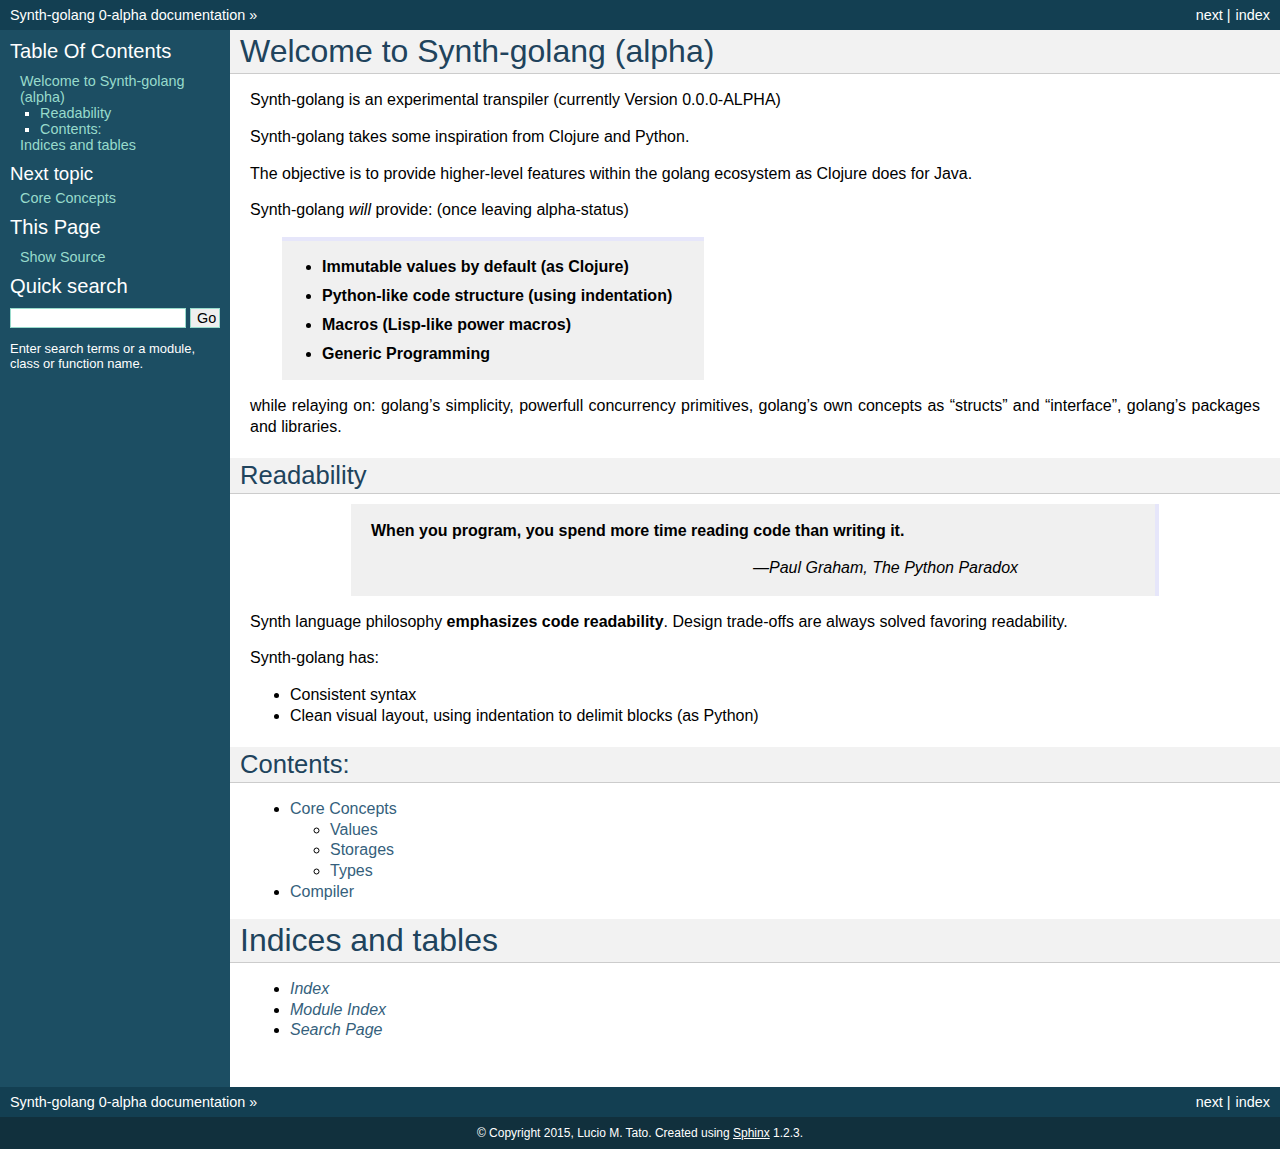
<file: index.html>
<!DOCTYPE html PUBLIC "-//W3C//DTD XHTML 1.0 Transitional//EN"
  "http://www.w3.org/TR/xhtml1/DTD/xhtml1-transitional.dtd">


<html xmlns="http://www.w3.org/1999/xhtml">
  <head>
    <meta http-equiv="Content-Type" content="text/html; charset=utf-8" />
    
    <title>Welcome to Synth-golang (alpha) &mdash; Synth-golang 0-alpha documentation</title>
    
    <link rel="stylesheet" href="_static/default.css" type="text/css" />
    <link rel="stylesheet" href="_static/pygments.css" type="text/css" />
    <link rel="stylesheet" href="_static/styles.css" type="text/css" />
    
    <script type="text/javascript">
      var DOCUMENTATION_OPTIONS = {
        URL_ROOT:    './',
        VERSION:     '0-alpha',
        COLLAPSE_INDEX: false,
        FILE_SUFFIX: '.html',
        HAS_SOURCE:  true
      };
    </script>
    <script type="text/javascript" src="_static/jquery.js"></script>
    <script type="text/javascript" src="_static/underscore.js"></script>
    <script type="text/javascript" src="_static/doctools.js"></script>
    <link rel="top" title="Synth-golang 0-alpha documentation" href="#" />
    <link rel="next" title="Core Concepts" href="core-concepts.html" /> 
  </head>
  <body>
    <div class="related">
      <h3>Navigation</h3>
      <ul>
        <li class="right" style="margin-right: 10px">
          <a href="genindex.html" title="General Index"
             accesskey="I">index</a></li>
        <li class="right" >
          <a href="core-concepts.html" title="Core Concepts"
             accesskey="N">next</a> |</li>
        <li><a href="#">Synth-golang 0-alpha documentation</a> &raquo;</li> 
      </ul>
    </div>  

    <div class="document">
      <div class="documentwrapper">
        <div class="bodywrapper">
          <div class="body">
            
  <div class="section" id="welcome-to-synth-golang-alpha">
<h1>Welcome to Synth-golang (alpha)<a class="headerlink" href="#welcome-to-synth-golang-alpha" title="Permalink to this headline">¶</a></h1>
<p>Synth-golang is an experimental transpiler (currently Version 0.0.0-ALPHA)</p>
<p>Synth-golang takes some inspiration from Clojure and Python.</p>
<p>The objective is to provide higher-level features within the golang ecosystem
as Clojure does for Java.</p>
<p>Synth-golang <em>will</em> provide: (once leaving alpha-status)</p>
<blockquote class="pull-quote">
<div><ul class="simple">
<li>Immutable values by default (as Clojure)</li>
<li>Python-like code structure (using indentation)</li>
<li>Macros (Lisp-like power macros)</li>
<li>Generic Programming</li>
</ul>
</div></blockquote>
<p>while relaying on: golang&#8217;s simplicity, powerfull concurrency primitives, golang&#8217;s own
concepts as &#8220;structs&#8221; and &#8220;interface&#8221;, golang&#8217;s packages and libraries.</p>
<div class="section" id="readability">
<h2>Readability<a class="headerlink" href="#readability" title="Permalink to this headline">¶</a></h2>
<blockquote class="epigraph">
<div><p>When you program, you spend more time reading code than writing it.</p>
<p class="attribution">&mdash;Paul Graham, The Python Paradox</p>
</div></blockquote>
<p>Synth language philosophy <strong>emphasizes code readability</strong>.
Design trade-offs are always solved favoring readability.</p>
<p>Synth-golang has:</p>
<ul class="simple">
<li>Consistent syntax</li>
<li>Clean visual layout, using indentation to delimit blocks (as Python)</li>
</ul>
</div>
<div class="section" id="contents">
<h2>Contents:<a class="headerlink" href="#contents" title="Permalink to this headline">¶</a></h2>
<div class="toctree-wrapper compound">
<ul>
<li class="toctree-l1"><a class="reference internal" href="core-concepts.html">Core Concepts</a><ul>
<li class="toctree-l2"><a class="reference internal" href="core-concepts.html#values">Values</a></li>
<li class="toctree-l2"><a class="reference internal" href="core-concepts.html#storages">Storages</a></li>
<li class="toctree-l2"><a class="reference internal" href="core-concepts.html#types">Types</a></li>
</ul>
</li>
<li class="toctree-l1"><a class="reference internal" href="compiler.html">Compiler</a></li>
</ul>
</div>
</div>
</div>
<div class="section" id="indices-and-tables">
<h1>Indices and tables<a class="headerlink" href="#indices-and-tables" title="Permalink to this headline">¶</a></h1>
<ul class="simple">
<li><a class="reference internal" href="genindex.html"><em>Index</em></a></li>
<li><a class="reference internal" href="py-modindex.html"><em>Module Index</em></a></li>
<li><a class="reference internal" href="search.html"><em>Search Page</em></a></li>
</ul>
</div>


          </div>
        </div>
      </div>
      <div class="sphinxsidebar">
        <div class="sphinxsidebarwrapper">
  <h3><a href="#">Table Of Contents</a></h3>
  <ul>
<li><a class="reference internal" href="#">Welcome to Synth-golang (alpha)</a><ul>
<li><a class="reference internal" href="#readability">Readability</a></li>
<li><a class="reference internal" href="#contents">Contents:</a></li>
</ul>
</li>
<li><a class="reference internal" href="#indices-and-tables">Indices and tables</a></li>
</ul>

  <h4>Next topic</h4>
  <p class="topless"><a href="core-concepts.html"
                        title="next chapter">Core Concepts</a></p>
  <h3>This Page</h3>
  <ul class="this-page-menu">
    <li><a href="_sources/index.txt"
           rel="nofollow">Show Source</a></li>
  </ul>
<div id="searchbox" style="display: none">
  <h3>Quick search</h3>
    <form class="search" action="search.html" method="get">
      <input type="text" name="q" />
      <input type="submit" value="Go" />
      <input type="hidden" name="check_keywords" value="yes" />
      <input type="hidden" name="area" value="default" />
    </form>
    <p class="searchtip" style="font-size: 90%">
    Enter search terms or a module, class or function name.
    </p>
</div>
<script type="text/javascript">$('#searchbox').show(0);</script>
        </div>
      </div>
      <div class="clearer"></div>
    </div>
    <div class="related">
      <h3>Navigation</h3>
      <ul>
        <li class="right" style="margin-right: 10px">
          <a href="genindex.html" title="General Index"
             >index</a></li>
        <li class="right" >
          <a href="core-concepts.html" title="Core Concepts"
             >next</a> |</li>
        <li><a href="#">Synth-golang 0-alpha documentation</a> &raquo;</li> 
      </ul>
    </div>
    <div class="footer">
        &copy; Copyright 2015, Lucio M. Tato.
      Created using <a href="http://sphinx-doc.org/">Sphinx</a> 1.2.3.
    </div>
  </body>
</html>
</file>
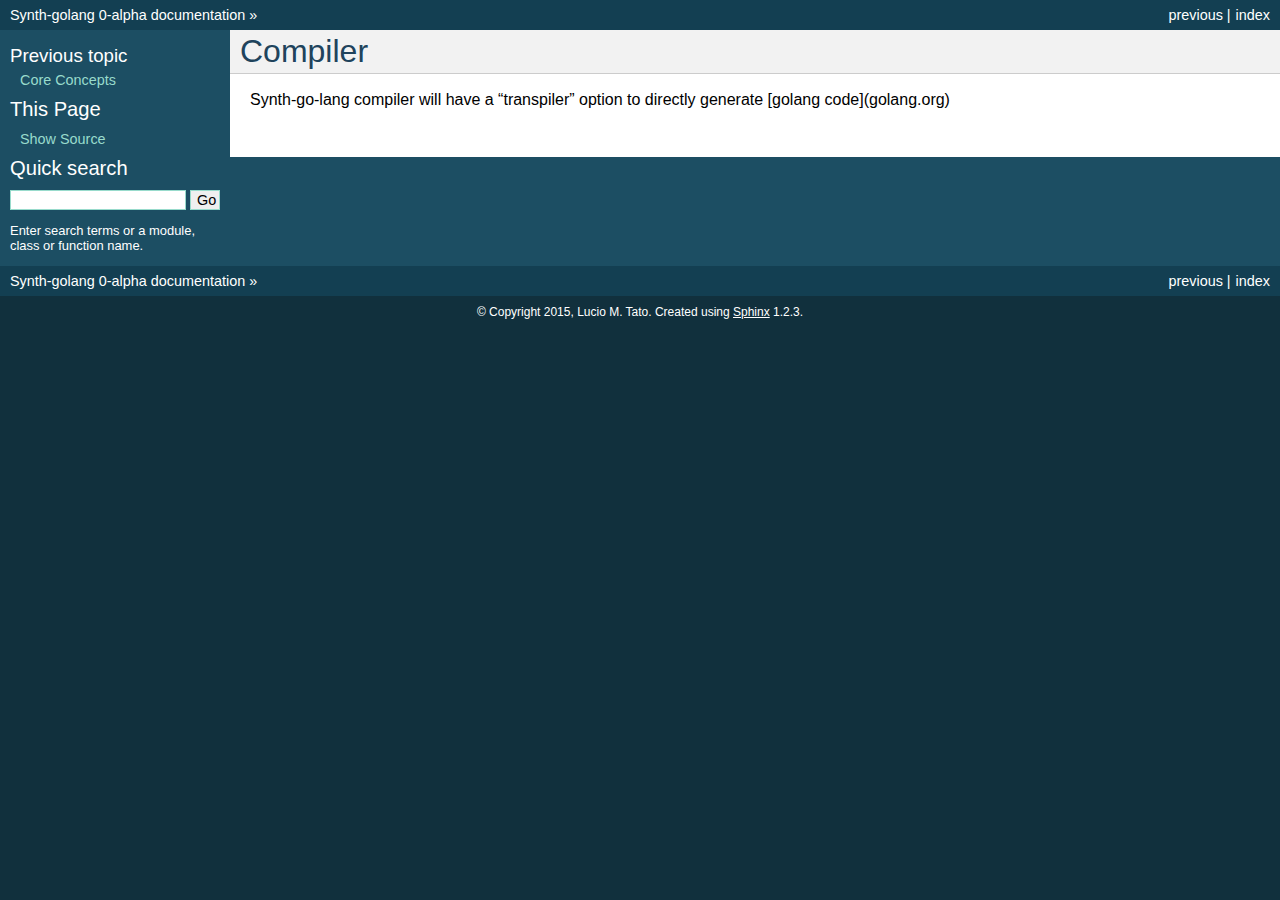
<file: compiler.html>
<!DOCTYPE html PUBLIC "-//W3C//DTD XHTML 1.0 Transitional//EN"
  "http://www.w3.org/TR/xhtml1/DTD/xhtml1-transitional.dtd">


<html xmlns="http://www.w3.org/1999/xhtml">
  <head>
    <meta http-equiv="Content-Type" content="text/html; charset=utf-8" />
    
    <title>Compiler &mdash; Synth-golang 0-alpha documentation</title>
    
    <link rel="stylesheet" href="_static/default.css" type="text/css" />
    <link rel="stylesheet" href="_static/pygments.css" type="text/css" />
    <link rel="stylesheet" href="_static/styles.css" type="text/css" />
    
    <script type="text/javascript">
      var DOCUMENTATION_OPTIONS = {
        URL_ROOT:    './',
        VERSION:     '0-alpha',
        COLLAPSE_INDEX: false,
        FILE_SUFFIX: '.html',
        HAS_SOURCE:  true
      };
    </script>
    <script type="text/javascript" src="_static/jquery.js"></script>
    <script type="text/javascript" src="_static/underscore.js"></script>
    <script type="text/javascript" src="_static/doctools.js"></script>
    <link rel="top" title="Synth-golang 0-alpha documentation" href="index.html" />
    <link rel="prev" title="Core Concepts" href="core-concepts.html" /> 
  </head>
  <body>
    <div class="related">
      <h3>Navigation</h3>
      <ul>
        <li class="right" style="margin-right: 10px">
          <a href="genindex.html" title="General Index"
             accesskey="I">index</a></li>
        <li class="right" >
          <a href="core-concepts.html" title="Core Concepts"
             accesskey="P">previous</a> |</li>
        <li><a href="index.html">Synth-golang 0-alpha documentation</a> &raquo;</li> 
      </ul>
    </div>  

    <div class="document">
      <div class="documentwrapper">
        <div class="bodywrapper">
          <div class="body">
            
  <div class="section" id="compiler">
<h1>Compiler<a class="headerlink" href="#compiler" title="Permalink to this headline">¶</a></h1>
<p>Synth-go-lang compiler will have a &#8220;transpiler&#8221; option
to directly generate [golang code](golang.org)</p>
</div>


          </div>
        </div>
      </div>
      <div class="sphinxsidebar">
        <div class="sphinxsidebarwrapper">
  <h4>Previous topic</h4>
  <p class="topless"><a href="core-concepts.html"
                        title="previous chapter">Core Concepts</a></p>
  <h3>This Page</h3>
  <ul class="this-page-menu">
    <li><a href="_sources/compiler.txt"
           rel="nofollow">Show Source</a></li>
  </ul>
<div id="searchbox" style="display: none">
  <h3>Quick search</h3>
    <form class="search" action="search.html" method="get">
      <input type="text" name="q" />
      <input type="submit" value="Go" />
      <input type="hidden" name="check_keywords" value="yes" />
      <input type="hidden" name="area" value="default" />
    </form>
    <p class="searchtip" style="font-size: 90%">
    Enter search terms or a module, class or function name.
    </p>
</div>
<script type="text/javascript">$('#searchbox').show(0);</script>
        </div>
      </div>
      <div class="clearer"></div>
    </div>
    <div class="related">
      <h3>Navigation</h3>
      <ul>
        <li class="right" style="margin-right: 10px">
          <a href="genindex.html" title="General Index"
             >index</a></li>
        <li class="right" >
          <a href="core-concepts.html" title="Core Concepts"
             >previous</a> |</li>
        <li><a href="index.html">Synth-golang 0-alpha documentation</a> &raquo;</li> 
      </ul>
    </div>
    <div class="footer">
        &copy; Copyright 2015, Lucio M. Tato.
      Created using <a href="http://sphinx-doc.org/">Sphinx</a> 1.2.3.
    </div>
  </body>
</html>
</file>
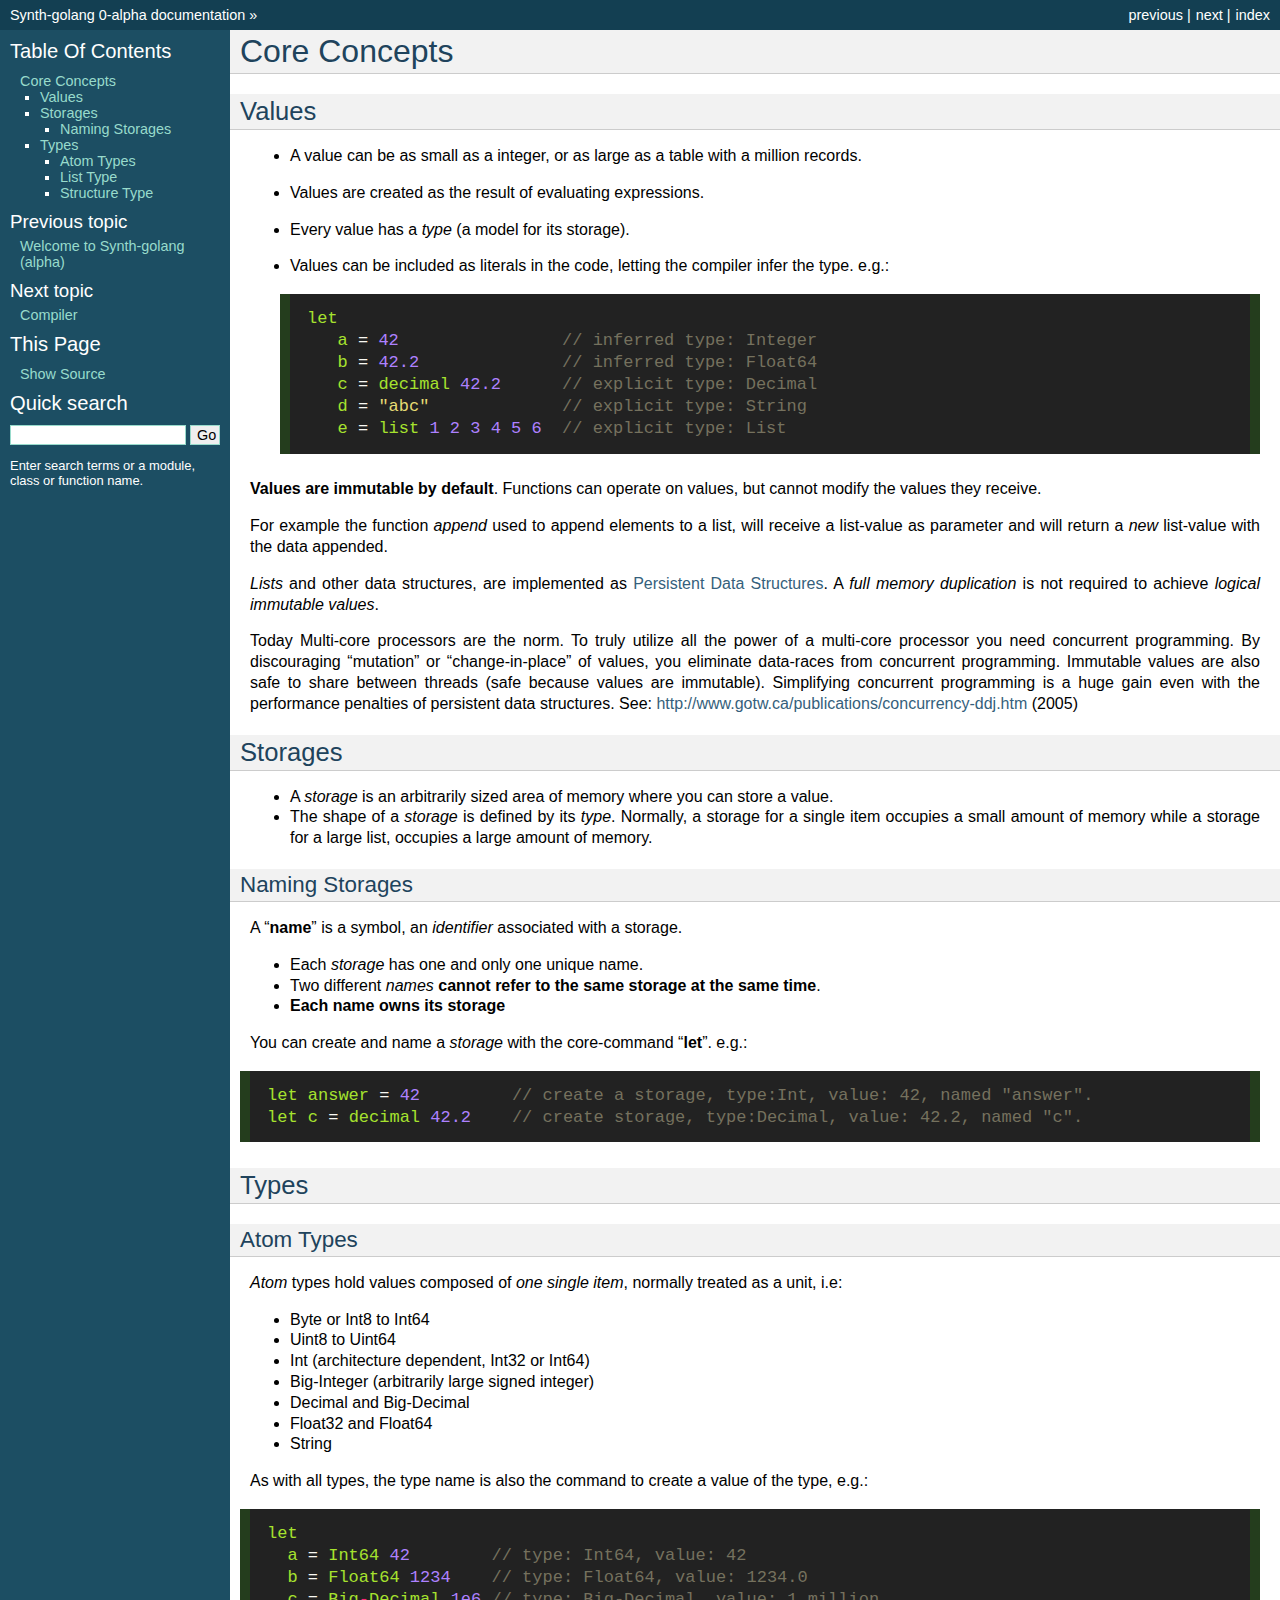
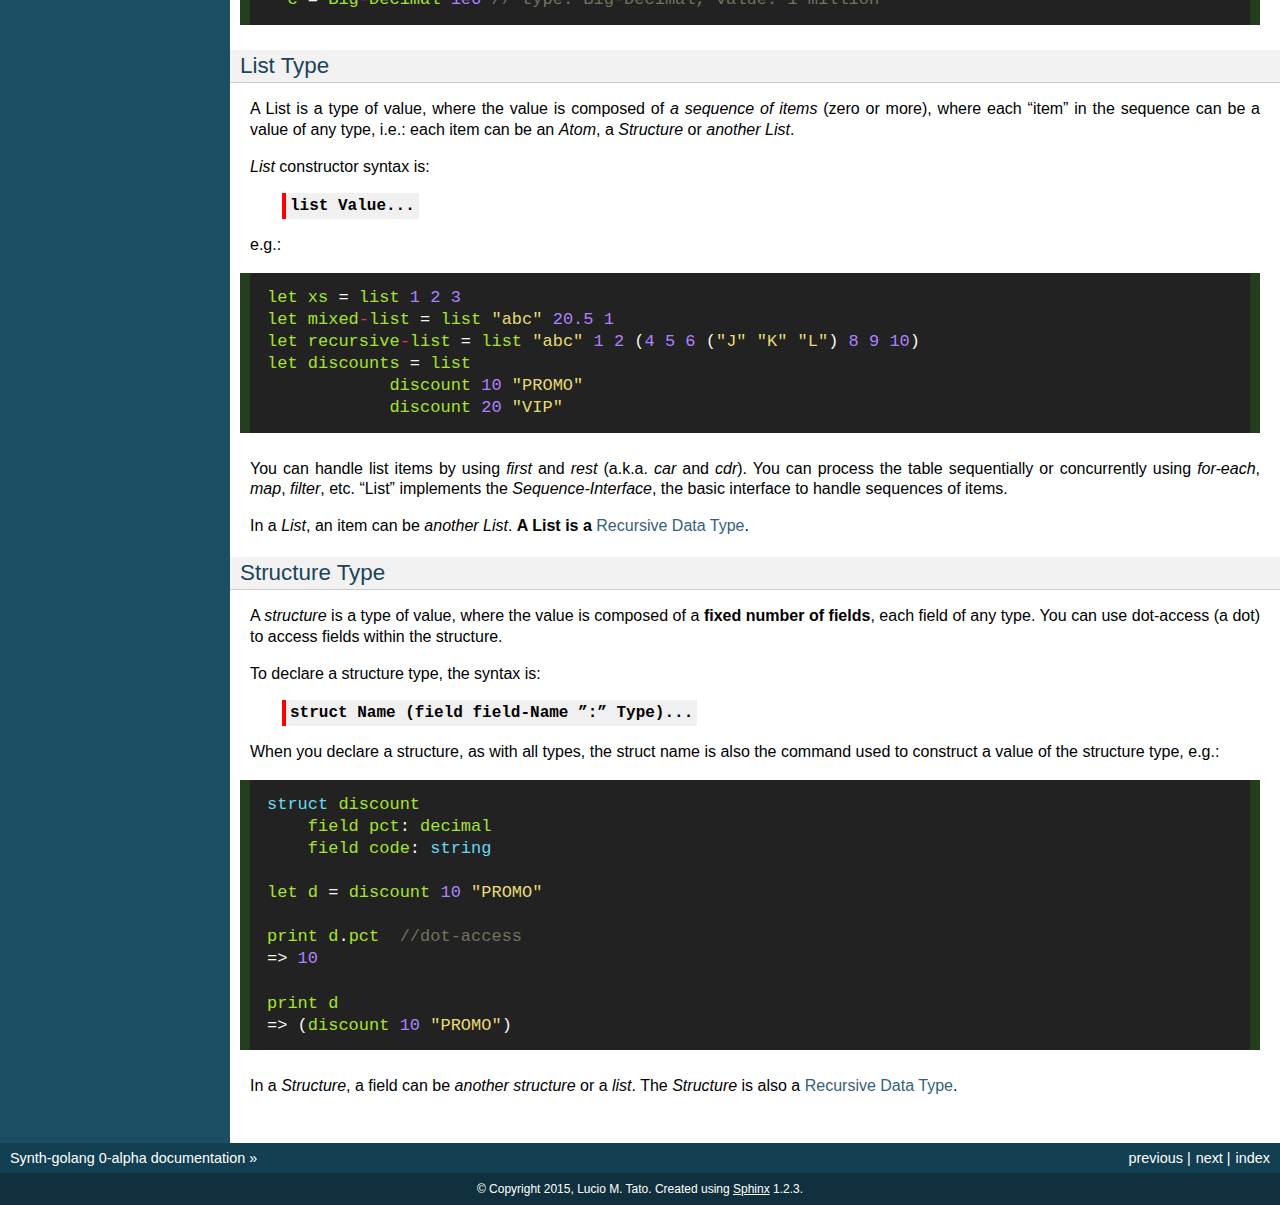
<file: core-concepts.html>
<!DOCTYPE html PUBLIC "-//W3C//DTD XHTML 1.0 Transitional//EN"
  "http://www.w3.org/TR/xhtml1/DTD/xhtml1-transitional.dtd">


<html xmlns="http://www.w3.org/1999/xhtml">
  <head>
    <meta http-equiv="Content-Type" content="text/html; charset=utf-8" />
    
    <title>Core Concepts &mdash; Synth-golang 0-alpha documentation</title>
    
    <link rel="stylesheet" href="_static/default.css" type="text/css" />
    <link rel="stylesheet" href="_static/pygments.css" type="text/css" />
    <link rel="stylesheet" href="_static/styles.css" type="text/css" />
    
    <script type="text/javascript">
      var DOCUMENTATION_OPTIONS = {
        URL_ROOT:    './',
        VERSION:     '0-alpha',
        COLLAPSE_INDEX: false,
        FILE_SUFFIX: '.html',
        HAS_SOURCE:  true
      };
    </script>
    <script type="text/javascript" src="_static/jquery.js"></script>
    <script type="text/javascript" src="_static/underscore.js"></script>
    <script type="text/javascript" src="_static/doctools.js"></script>
    <link rel="top" title="Synth-golang 0-alpha documentation" href="index.html" />
    <link rel="next" title="Compiler" href="compiler.html" />
    <link rel="prev" title="Welcome to Synth-golang (alpha)" href="index.html" /> 
  </head>
  <body>
    <div class="related">
      <h3>Navigation</h3>
      <ul>
        <li class="right" style="margin-right: 10px">
          <a href="genindex.html" title="General Index"
             accesskey="I">index</a></li>
        <li class="right" >
          <a href="compiler.html" title="Compiler"
             accesskey="N">next</a> |</li>
        <li class="right" >
          <a href="index.html" title="Welcome to Synth-golang (alpha)"
             accesskey="P">previous</a> |</li>
        <li><a href="index.html">Synth-golang 0-alpha documentation</a> &raquo;</li> 
      </ul>
    </div>  

    <div class="document">
      <div class="documentwrapper">
        <div class="bodywrapper">
          <div class="body">
            
  <div class="section" id="core-concepts">
<h1>Core Concepts<a class="headerlink" href="#core-concepts" title="Permalink to this headline">¶</a></h1>
<div class="section" id="values">
<h2>Values<a class="headerlink" href="#values" title="Permalink to this headline">¶</a></h2>
<ul>
<li><p class="first">A value can be as small as a integer, or as large as a table with a million records.</p>
</li>
<li><p class="first">Values are created as the result of evaluating expressions.</p>
</li>
<li><p class="first">Every value has a <em>type</em> (a model for its storage).</p>
</li>
<li><p class="first">Values can be included as literals in the code, letting the compiler infer the type. e.g.:</p>
<div class="highlight-go"><div class="highlight"><pre><span class="nx">let</span>
   <span class="nx">a</span> <span class="p">=</span> <span class="mi">42</span>                <span class="c1">// inferred type: Integer</span>
   <span class="nx">b</span> <span class="p">=</span> <span class="mf">42.2</span>              <span class="c1">// inferred type: Float64</span>
   <span class="nx">c</span> <span class="p">=</span> <span class="nx">decimal</span> <span class="mf">42.2</span>      <span class="c1">// explicit type: Decimal</span>
   <span class="nx">d</span> <span class="p">=</span> <span class="s">&quot;abc&quot;</span>             <span class="c1">// explicit type: String</span>
   <span class="nx">e</span> <span class="p">=</span> <span class="nx">list</span> <span class="mi">1</span> <span class="mi">2</span> <span class="mi">3</span> <span class="mi">4</span> <span class="mi">5</span> <span class="mi">6</span>  <span class="c1">// explicit type: List</span>
</pre></div>
</div>
</li>
</ul>
<p><strong>Values are immutable by default</strong>. Functions can operate on values, but cannot modify the values they receive.</p>
<p>For example the function <em>append</em> used to append elements to a list, will receive a list-value as parameter and will return a <em>new</em> list-value with the data appended.</p>
<p><em>Lists</em> and other data structures, are implemented as <a class="reference external" href="http://en.wikipedia.org/wiki/Persistent_data_structure">Persistent Data Structures</a>. A <em>full memory duplication</em> is not required to achieve <em>logical immutable values</em>.</p>
<p>Today Multi-core processors are the norm. To truly utilize all the power of a multi-core processor you need concurrent programming. By discouraging &#8220;mutation&#8221; or &#8220;change-in-place&#8221; of values, you eliminate data-races from concurrent programming. Immutable values are also safe to share between threads (safe because values are immutable). Simplifying concurrent programming is a huge gain even with the performance penalties of persistent data structures. See: <a class="reference external" href="http://www.gotw.ca/publications/concurrency-ddj.htm">http://www.gotw.ca/publications/concurrency-ddj.htm</a> (2005)</p>
</div>
<div class="section" id="storages">
<h2>Storages<a class="headerlink" href="#storages" title="Permalink to this headline">¶</a></h2>
<ul class="simple">
<li>A <em>storage</em> is an arbitrarily sized area of memory where you can store a value.</li>
<li>The shape of a <em>storage</em> is defined by its <em>type</em>. Normally, a storage for a single item occupies a small amount of memory while a storage for a large list, occupies a large amount of memory.</li>
</ul>
<div class="section" id="naming-storages">
<h3>Naming Storages<a class="headerlink" href="#naming-storages" title="Permalink to this headline">¶</a></h3>
<p>A &#8220;<strong>name</strong>&#8221; is a symbol, an <em>identifier</em> associated with a storage.</p>
<ul class="simple">
<li>Each <em>storage</em> has one and only one unique name.</li>
<li>Two different <em>names</em> <strong>cannot refer to the same storage at the same time</strong>.</li>
<li><strong>Each name owns its storage</strong></li>
</ul>
<p>You can create and name a <em>storage</em> with the core-command &#8220;<strong>let</strong>&#8221;. e.g.:</p>
<div class="highlight-go"><div class="highlight"><pre><span class="nx">let</span> <span class="nx">answer</span> <span class="p">=</span> <span class="mi">42</span>         <span class="c1">// create a storage, type:Int, value: 42, named &quot;answer&quot;.</span>
<span class="nx">let</span> <span class="nx">c</span> <span class="p">=</span> <span class="nx">decimal</span> <span class="mf">42.2</span>    <span class="c1">// create storage, type:Decimal, value: 42.2, named &quot;c&quot;.</span>
</pre></div>
</div>
</div>
</div>
<div class="section" id="types">
<h2>Types<a class="headerlink" href="#types" title="Permalink to this headline">¶</a></h2>
<div class="section" id="atom-types">
<h3>Atom Types<a class="headerlink" href="#atom-types" title="Permalink to this headline">¶</a></h3>
<p><em>Atom</em> types hold values composed of <em>one single item</em>, normally treated as a unit, i.e:</p>
<ul class="simple">
<li>Byte or Int8 to Int64</li>
<li>Uint8 to Uint64</li>
<li>Int (architecture dependent, Int32 or Int64)</li>
<li>Big-Integer (arbitrarily large signed integer)</li>
<li>Decimal and Big-Decimal</li>
<li>Float32 and Float64</li>
<li>String</li>
</ul>
<p>As with all types, the type name is also the command to create a value of the type, e.g.:</p>
<div class="highlight-go"><div class="highlight"><pre><span class="nx">let</span>
  <span class="nx">a</span> <span class="p">=</span> <span class="nx">Int64</span> <span class="mi">42</span>        <span class="c1">// type: Int64, value: 42</span>
  <span class="nx">b</span> <span class="p">=</span> <span class="nx">Float64</span> <span class="mi">1234</span>    <span class="c1">// type: Float64, value: 1234.0</span>
  <span class="nx">c</span> <span class="p">=</span> <span class="nx">Big</span><span class="o">-</span><span class="nx">Decimal</span> <span class="mf">1e6</span> <span class="c1">// type: Big-Decimal, value: 1 million</span>
</pre></div>
</div>
</div>
<div class="section" id="list-type">
<h3>List Type<a class="headerlink" href="#list-type" title="Permalink to this headline">¶</a></h3>
<p>A List is a type of value, where the value is composed of <em>a sequence of items</em> (zero or more), where each &#8220;item&#8221; in the sequence can be a value of any type, i.e.: each item can be an <em>Atom</em>, a <em>Structure</em> or <em>another List</em>.</p>
<p><em>List</em> constructor syntax is:</p>
<div class="syntax container">
list Value...</div>
<p>e.g.:</p>
<div class="highlight-go"><div class="highlight"><pre><span class="nx">let</span> <span class="nx">xs</span> <span class="p">=</span> <span class="nx">list</span> <span class="mi">1</span> <span class="mi">2</span> <span class="mi">3</span>
<span class="nx">let</span> <span class="nx">mixed</span><span class="o">-</span><span class="nx">list</span> <span class="p">=</span> <span class="nx">list</span> <span class="s">&quot;abc&quot;</span> <span class="mf">20.5</span> <span class="mi">1</span>
<span class="nx">let</span> <span class="nx">recursive</span><span class="o">-</span><span class="nx">list</span> <span class="p">=</span> <span class="nx">list</span> <span class="s">&quot;abc&quot;</span> <span class="mi">1</span> <span class="mi">2</span> <span class="p">(</span><span class="mi">4</span> <span class="mi">5</span> <span class="mi">6</span> <span class="p">(</span><span class="s">&quot;J&quot;</span> <span class="s">&quot;K&quot;</span> <span class="s">&quot;L&quot;</span><span class="p">)</span> <span class="mi">8</span> <span class="mi">9</span> <span class="mi">10</span><span class="p">)</span>
<span class="nx">let</span> <span class="nx">discounts</span> <span class="p">=</span> <span class="nx">list</span>
            <span class="nx">discount</span> <span class="mi">10</span> <span class="s">&quot;PROMO&quot;</span>
            <span class="nx">discount</span> <span class="mi">20</span> <span class="s">&quot;VIP&quot;</span>
</pre></div>
</div>
<p>You can handle list items by using <em>first</em> and <em>rest</em> (a.k.a. <em>car</em> and <em>cdr</em>). You can process the table sequentially or concurrently using <em>for-each</em>, <em>map</em>, <em>filter</em>, etc. &#8220;List&#8221; implements the <em>Sequence-Interface</em>, the basic interface to handle sequences of items.</p>
<p>In a <em>List</em>, an item can be <em>another List</em>. <strong>A List is a</strong> <a class="reference external" href="https://en.wikipedia.org/wiki/Recursive_data_type">Recursive Data Type</a>.</p>
</div>
<div class="section" id="structure-type">
<h3>Structure Type<a class="headerlink" href="#structure-type" title="Permalink to this headline">¶</a></h3>
<p>A <em>structure</em> is a type of value, where the value is composed of a <strong>fixed number of fields</strong>, each field of any type. You can use dot-access (a dot) to access fields within the structure.</p>
<p>To declare a structure type, the syntax is:</p>
<div class="syntax container">
struct Name (field field-Name &#8221;:&#8221; Type)...</div>
<p>When you declare a structure, as with all types, the struct name is also the command used to construct a value of the structure type, e.g.:</p>
<div class="highlight-go"><div class="highlight"><pre><span class="kd">struct</span> <span class="nx">discount</span>
    <span class="nx">field</span> <span class="nx">pct</span><span class="p">:</span> <span class="nx">decimal</span>
    <span class="nx">field</span> <span class="nx">code</span><span class="p">:</span> <span class="kt">string</span>

<span class="nx">let</span> <span class="nx">d</span> <span class="p">=</span> <span class="nx">discount</span> <span class="mi">10</span> <span class="s">&quot;PROMO&quot;</span>

<span class="nx">print</span> <span class="nx">d</span><span class="p">.</span><span class="nx">pct</span>  <span class="c1">//dot-access</span>
<span class="p">=&gt;</span> <span class="mi">10</span>

<span class="nx">print</span> <span class="nx">d</span>
<span class="p">=&gt;</span> <span class="p">(</span><span class="nx">discount</span> <span class="mi">10</span> <span class="s">&quot;PROMO&quot;</span><span class="p">)</span>
</pre></div>
</div>
<p>In a <em>Structure</em>, a field can be <em>another structure</em> or a <em>list</em>. The <em>Structure</em> is also a <a class="reference external" href="https://en.wikipedia.org/wiki/Recursive_data_type">Recursive Data Type</a>.</p>
</div>
</div>
</div>


          </div>
        </div>
      </div>
      <div class="sphinxsidebar">
        <div class="sphinxsidebarwrapper">
  <h3><a href="index.html">Table Of Contents</a></h3>
  <ul>
<li><a class="reference internal" href="#">Core Concepts</a><ul>
<li><a class="reference internal" href="#values">Values</a></li>
<li><a class="reference internal" href="#storages">Storages</a><ul>
<li><a class="reference internal" href="#naming-storages">Naming Storages</a></li>
</ul>
</li>
<li><a class="reference internal" href="#types">Types</a><ul>
<li><a class="reference internal" href="#atom-types">Atom Types</a></li>
<li><a class="reference internal" href="#list-type">List Type</a></li>
<li><a class="reference internal" href="#structure-type">Structure Type</a></li>
</ul>
</li>
</ul>
</li>
</ul>

  <h4>Previous topic</h4>
  <p class="topless"><a href="index.html"
                        title="previous chapter">Welcome to Synth-golang (alpha)</a></p>
  <h4>Next topic</h4>
  <p class="topless"><a href="compiler.html"
                        title="next chapter">Compiler</a></p>
  <h3>This Page</h3>
  <ul class="this-page-menu">
    <li><a href="_sources/core-concepts.txt"
           rel="nofollow">Show Source</a></li>
  </ul>
<div id="searchbox" style="display: none">
  <h3>Quick search</h3>
    <form class="search" action="search.html" method="get">
      <input type="text" name="q" />
      <input type="submit" value="Go" />
      <input type="hidden" name="check_keywords" value="yes" />
      <input type="hidden" name="area" value="default" />
    </form>
    <p class="searchtip" style="font-size: 90%">
    Enter search terms or a module, class or function name.
    </p>
</div>
<script type="text/javascript">$('#searchbox').show(0);</script>
        </div>
      </div>
      <div class="clearer"></div>
    </div>
    <div class="related">
      <h3>Navigation</h3>
      <ul>
        <li class="right" style="margin-right: 10px">
          <a href="genindex.html" title="General Index"
             >index</a></li>
        <li class="right" >
          <a href="compiler.html" title="Compiler"
             >next</a> |</li>
        <li class="right" >
          <a href="index.html" title="Welcome to Synth-golang (alpha)"
             >previous</a> |</li>
        <li><a href="index.html">Synth-golang 0-alpha documentation</a> &raquo;</li> 
      </ul>
    </div>
    <div class="footer">
        &copy; Copyright 2015, Lucio M. Tato.
      Created using <a href="http://sphinx-doc.org/">Sphinx</a> 1.2.3.
    </div>
  </body>
</html>
</file>
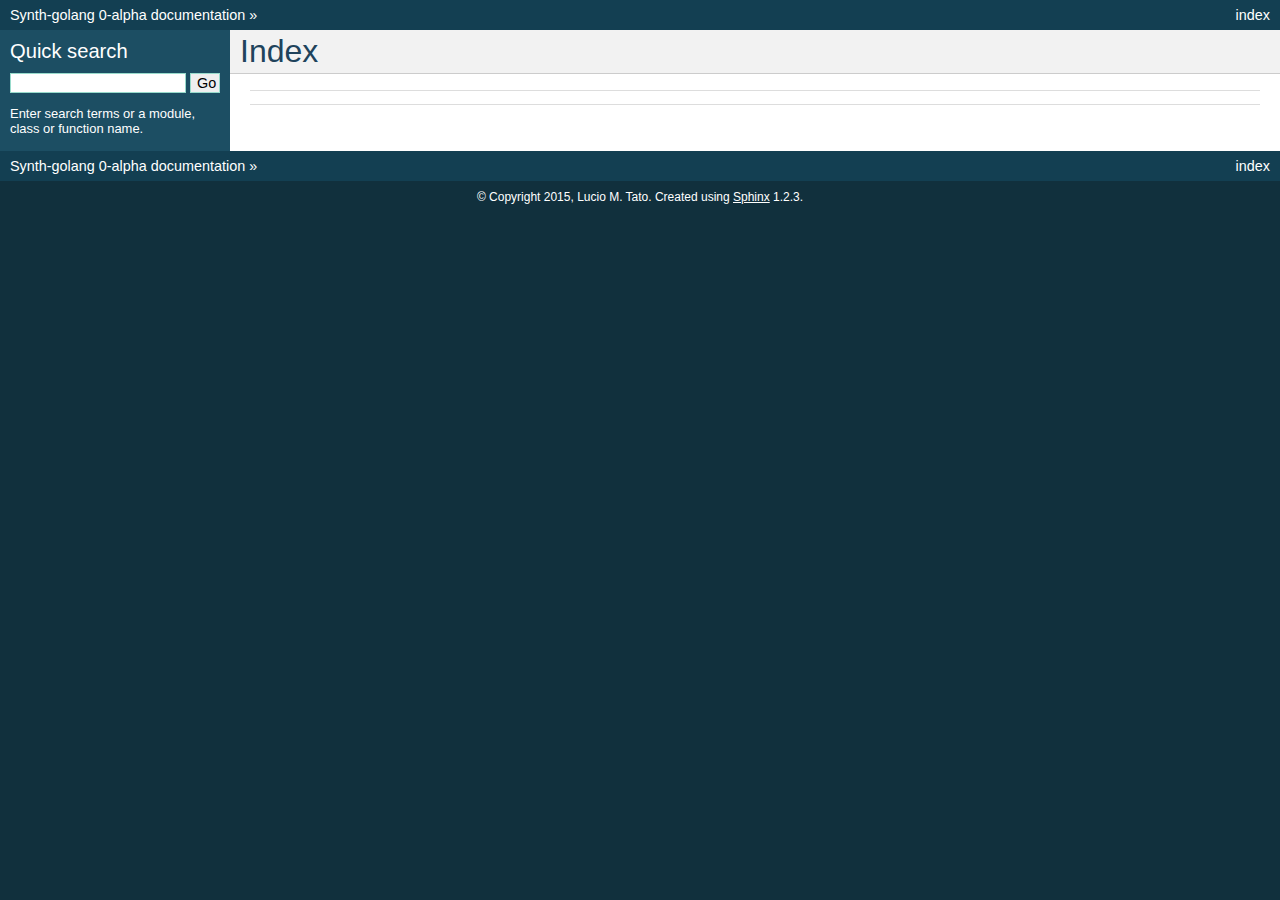
<file: genindex.html>
<!DOCTYPE html PUBLIC "-//W3C//DTD XHTML 1.0 Transitional//EN"
  "http://www.w3.org/TR/xhtml1/DTD/xhtml1-transitional.dtd">


<html xmlns="http://www.w3.org/1999/xhtml">
  <head>
    <meta http-equiv="Content-Type" content="text/html; charset=utf-8" />
    
    <title>Index &mdash; Synth-golang 0-alpha documentation</title>
    
    <link rel="stylesheet" href="_static/default.css" type="text/css" />
    <link rel="stylesheet" href="_static/pygments.css" type="text/css" />
    <link rel="stylesheet" href="_static/styles.css" type="text/css" />
    
    <script type="text/javascript">
      var DOCUMENTATION_OPTIONS = {
        URL_ROOT:    './',
        VERSION:     '0-alpha',
        COLLAPSE_INDEX: false,
        FILE_SUFFIX: '.html',
        HAS_SOURCE:  true
      };
    </script>
    <script type="text/javascript" src="_static/jquery.js"></script>
    <script type="text/javascript" src="_static/underscore.js"></script>
    <script type="text/javascript" src="_static/doctools.js"></script>
    <link rel="top" title="Synth-golang 0-alpha documentation" href="index.html" /> 
  </head>
  <body>
    <div class="related">
      <h3>Navigation</h3>
      <ul>
        <li class="right" style="margin-right: 10px">
          <a href="#" title="General Index"
             accesskey="I">index</a></li>
        <li><a href="index.html">Synth-golang 0-alpha documentation</a> &raquo;</li> 
      </ul>
    </div>  

    <div class="document">
      <div class="documentwrapper">
        <div class="bodywrapper">
          <div class="body">
            

<h1 id="index">Index</h1>

<div class="genindex-jumpbox">
 
</div>


          </div>
        </div>
      </div>
      <div class="sphinxsidebar">
        <div class="sphinxsidebarwrapper">

   

<div id="searchbox" style="display: none">
  <h3>Quick search</h3>
    <form class="search" action="search.html" method="get">
      <input type="text" name="q" />
      <input type="submit" value="Go" />
      <input type="hidden" name="check_keywords" value="yes" />
      <input type="hidden" name="area" value="default" />
    </form>
    <p class="searchtip" style="font-size: 90%">
    Enter search terms or a module, class or function name.
    </p>
</div>
<script type="text/javascript">$('#searchbox').show(0);</script>
        </div>
      </div>
      <div class="clearer"></div>
    </div>
    <div class="related">
      <h3>Navigation</h3>
      <ul>
        <li class="right" style="margin-right: 10px">
          <a href="#" title="General Index"
             >index</a></li>
        <li><a href="index.html">Synth-golang 0-alpha documentation</a> &raquo;</li> 
      </ul>
    </div>
    <div class="footer">
        &copy; Copyright 2015, Lucio M. Tato.
      Created using <a href="http://sphinx-doc.org/">Sphinx</a> 1.2.3.
    </div>
  </body>
</html>
</file>
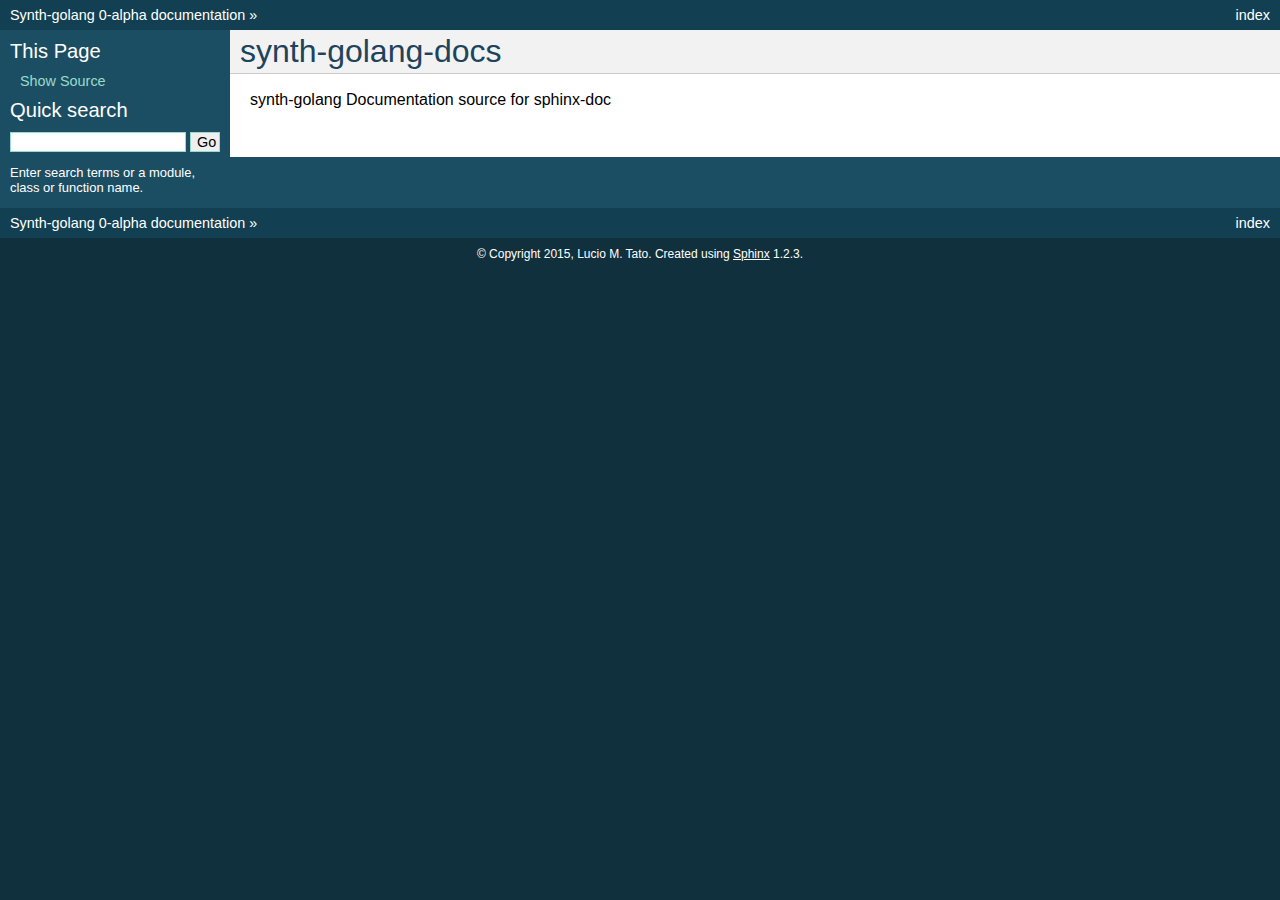
<file: include-readme.html>
<!DOCTYPE html PUBLIC "-//W3C//DTD XHTML 1.0 Transitional//EN"
  "http://www.w3.org/TR/xhtml1/DTD/xhtml1-transitional.dtd">


<html xmlns="http://www.w3.org/1999/xhtml">
  <head>
    <meta http-equiv="Content-Type" content="text/html; charset=utf-8" />
    
    <title>synth-golang-docs &mdash; Synth-golang 0-alpha documentation</title>
    
    <link rel="stylesheet" href="_static/default.css" type="text/css" />
    <link rel="stylesheet" href="_static/pygments.css" type="text/css" />
    <link rel="stylesheet" href="_static/styles.css" type="text/css" />
    
    <script type="text/javascript">
      var DOCUMENTATION_OPTIONS = {
        URL_ROOT:    './',
        VERSION:     '0-alpha',
        COLLAPSE_INDEX: false,
        FILE_SUFFIX: '.html',
        HAS_SOURCE:  true
      };
    </script>
    <script type="text/javascript" src="_static/jquery.js"></script>
    <script type="text/javascript" src="_static/underscore.js"></script>
    <script type="text/javascript" src="_static/doctools.js"></script>
    <link rel="top" title="Synth-golang 0-alpha documentation" href="index.html" /> 
  </head>
  <body>
    <div class="related">
      <h3>Navigation</h3>
      <ul>
        <li class="right" style="margin-right: 10px">
          <a href="genindex.html" title="General Index"
             accesskey="I">index</a></li>
        <li><a href="index.html">Synth-golang 0-alpha documentation</a> &raquo;</li> 
      </ul>
    </div>  

    <div class="document">
      <div class="documentwrapper">
        <div class="bodywrapper">
          <div class="body">
            
  <div class="section" id="synth-golang-docs">
<h1>synth-golang-docs<a class="headerlink" href="#synth-golang-docs" title="Permalink to this headline">¶</a></h1>
<p>synth-golang Documentation source for sphinx-doc</p>
</div>


          </div>
        </div>
      </div>
      <div class="sphinxsidebar">
        <div class="sphinxsidebarwrapper">
  <h3>This Page</h3>
  <ul class="this-page-menu">
    <li><a href="_sources/include-readme.txt"
           rel="nofollow">Show Source</a></li>
  </ul>
<div id="searchbox" style="display: none">
  <h3>Quick search</h3>
    <form class="search" action="search.html" method="get">
      <input type="text" name="q" />
      <input type="submit" value="Go" />
      <input type="hidden" name="check_keywords" value="yes" />
      <input type="hidden" name="area" value="default" />
    </form>
    <p class="searchtip" style="font-size: 90%">
    Enter search terms or a module, class or function name.
    </p>
</div>
<script type="text/javascript">$('#searchbox').show(0);</script>
        </div>
      </div>
      <div class="clearer"></div>
    </div>
    <div class="related">
      <h3>Navigation</h3>
      <ul>
        <li class="right" style="margin-right: 10px">
          <a href="genindex.html" title="General Index"
             >index</a></li>
        <li><a href="index.html">Synth-golang 0-alpha documentation</a> &raquo;</li> 
      </ul>
    </div>
    <div class="footer">
        &copy; Copyright 2015, Lucio M. Tato.
      Created using <a href="http://sphinx-doc.org/">Sphinx</a> 1.2.3.
    </div>
  </body>
</html>
</file>
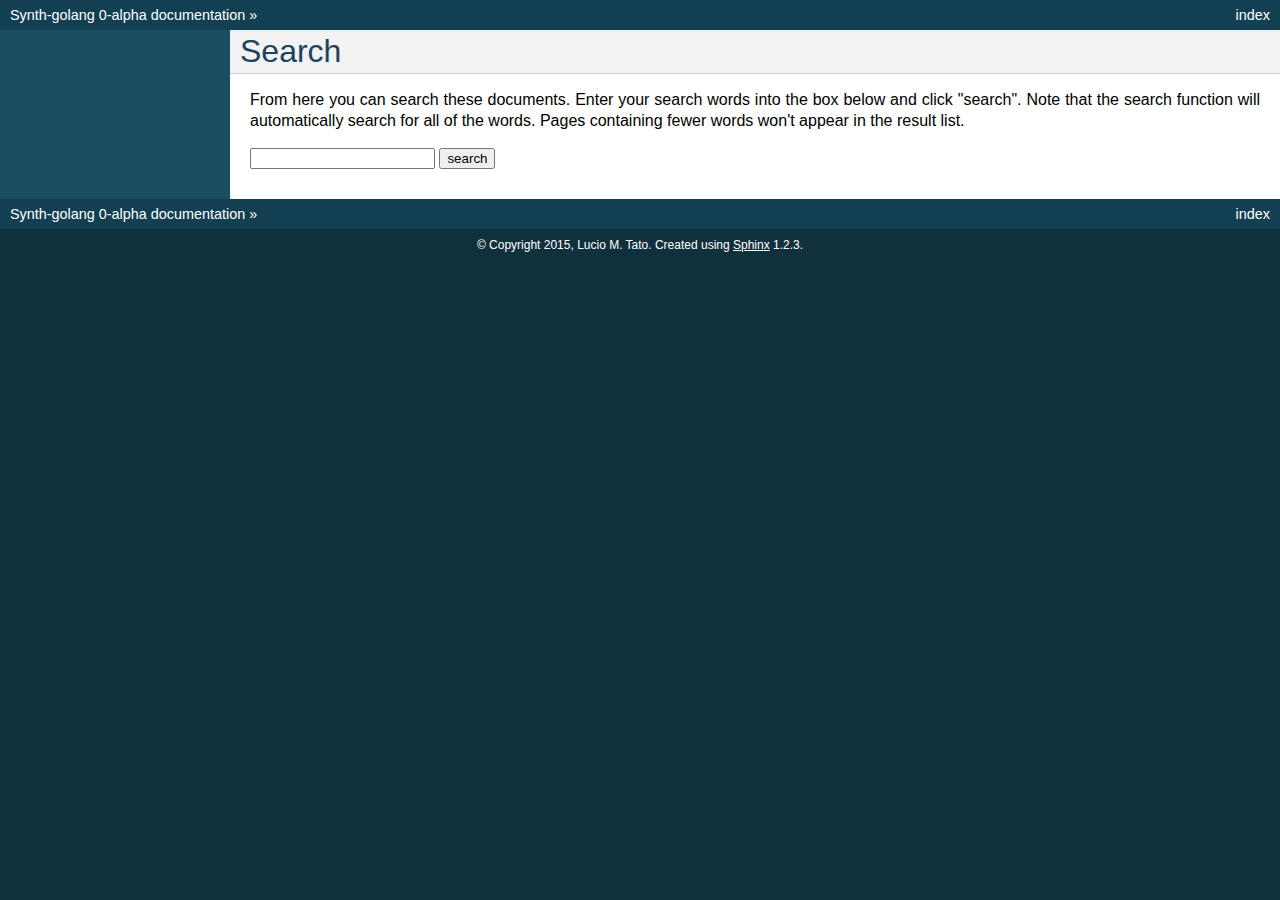
<file: search.html>
<!DOCTYPE html PUBLIC "-//W3C//DTD XHTML 1.0 Transitional//EN"
  "http://www.w3.org/TR/xhtml1/DTD/xhtml1-transitional.dtd">


<html xmlns="http://www.w3.org/1999/xhtml">
  <head>
    <meta http-equiv="Content-Type" content="text/html; charset=utf-8" />
    
    <title>Search &mdash; Synth-golang 0-alpha documentation</title>
    
    <link rel="stylesheet" href="_static/default.css" type="text/css" />
    <link rel="stylesheet" href="_static/pygments.css" type="text/css" />
    
    <script type="text/javascript">
      var DOCUMENTATION_OPTIONS = {
        URL_ROOT:    './',
        VERSION:     '0-alpha',
        COLLAPSE_INDEX: false,
        FILE_SUFFIX: '.html',
        HAS_SOURCE:  true
      };
    </script>
    <script type="text/javascript" src="_static/jquery.js"></script>
    <script type="text/javascript" src="_static/underscore.js"></script>
    <script type="text/javascript" src="_static/doctools.js"></script>
    <script type="text/javascript" src="_static/searchtools.js"></script>
    <link rel="top" title="Synth-golang 0-alpha documentation" href="index.html" />
  <script type="text/javascript">
    jQuery(function() { Search.loadIndex("searchindex.js"); });
  </script>
  
  <script type="text/javascript" id="searchindexloader"></script>
   

  </head>
  <body>
    <div class="related">
      <h3>Navigation</h3>
      <ul>
        <li class="right" style="margin-right: 10px">
          <a href="genindex.html" title="General Index"
             accesskey="I">index</a></li>
        <li><a href="index.html">Synth-golang 0-alpha documentation</a> &raquo;</li> 
      </ul>
    </div>  

    <div class="document">
      <div class="documentwrapper">
        <div class="bodywrapper">
          <div class="body">
            
  <h1 id="search-documentation">Search</h1>
  <div id="fallback" class="admonition warning">
  <script type="text/javascript">$('#fallback').hide();</script>
  <p>
    Please activate JavaScript to enable the search
    functionality.
  </p>
  </div>
  <p>
    From here you can search these documents. Enter your search
    words into the box below and click "search". Note that the search
    function will automatically search for all of the words. Pages
    containing fewer words won't appear in the result list.
  </p>
  <form action="" method="get">
    <input type="text" name="q" value="" />
    <input type="submit" value="search" />
    <span id="search-progress" style="padding-left: 10px"></span>
  </form>
  
  <div id="search-results">
  
  </div>

          </div>
        </div>
      </div>
      <div class="sphinxsidebar">
        <div class="sphinxsidebarwrapper">
        </div>
      </div>
      <div class="clearer"></div>
    </div>
    <div class="related">
      <h3>Navigation</h3>
      <ul>
        <li class="right" style="margin-right: 10px">
          <a href="genindex.html" title="General Index"
             >index</a></li>
        <li><a href="index.html">Synth-golang 0-alpha documentation</a> &raquo;</li> 
      </ul>
    </div>
    <div class="footer">
        &copy; Copyright 2015, Lucio M. Tato.
      Created using <a href="http://sphinx-doc.org/">Sphinx</a> 1.2.3.
    </div>
  </body>
</html>
</file>
<file: _static/default.css>
/*
 * default.css_t
 * ~~~~~~~~~~~~~
 *
 * Sphinx stylesheet -- default theme.
 *
 * :copyright: Copyright 2007-2014 by the Sphinx team, see AUTHORS.
 * :license: BSD, see LICENSE for details.
 *
 */

@import url("basic.css");

/* -- page layout ----------------------------------------------------------- */

body {
    font-family: sans-serif;
    font-size: 100%;
    background-color: #11303d;
    color: #000;
    margin: 0;
    padding: 0;
}

div.document {
    background-color: #1c4e63;
}

div.documentwrapper {
    float: left;
    width: 100%;
}

div.bodywrapper {
    margin: 0 0 0 230px;
}

div.body {
    background-color: #ffffff;
    color: #000000;
    padding: 0 20px 30px 20px;
}

div.footer {
    color: #ffffff;
    width: 100%;
    padding: 9px 0 9px 0;
    text-align: center;
    font-size: 75%;
}

div.footer a {
    color: #ffffff;
    text-decoration: underline;
}

div.related {
    background-color: #133f52;
    line-height: 30px;
    color: #ffffff;
}

div.related a {
    color: #ffffff;
}

div.sphinxsidebar {
}

div.sphinxsidebar h3 {
    font-family: 'Trebuchet MS', sans-serif;
    color: #ffffff;
    font-size: 1.4em;
    font-weight: normal;
    margin: 0;
    padding: 0;
}

div.sphinxsidebar h3 a {
    color: #ffffff;
}

div.sphinxsidebar h4 {
    font-family: 'Trebuchet MS', sans-serif;
    color: #ffffff;
    font-size: 1.3em;
    font-weight: normal;
    margin: 5px 0 0 0;
    padding: 0;
}

div.sphinxsidebar p {
    color: #ffffff;
}

div.sphinxsidebar p.topless {
    margin: 5px 10px 10px 10px;
}

div.sphinxsidebar ul {
    margin: 10px;
    padding: 0;
    color: #ffffff;
}

div.sphinxsidebar a {
    color: #98dbcc;
}

div.sphinxsidebar input {
    border: 1px solid #98dbcc;
    font-family: sans-serif;
    font-size: 1em;
}



/* -- hyperlink styles ------------------------------------------------------ */

a {
    color: #355f7c;
    text-decoration: none;
}

a:visited {
    color: #355f7c;
    text-decoration: none;
}

a:hover {
    text-decoration: underline;
}



/* -- body styles ----------------------------------------------------------- */

div.body h1,
div.body h2,
div.body h3,
div.body h4,
div.body h5,
div.body h6 {
    font-family: 'Trebuchet MS', sans-serif;
    background-color: #f2f2f2;
    font-weight: normal;
    color: #20435c;
    border-bottom: 1px solid #ccc;
    margin: 20px -20px 10px -20px;
    padding: 3px 0 3px 10px;
}

div.body h1 { margin-top: 0; font-size: 200%; }
div.body h2 { font-size: 160%; }
div.body h3 { font-size: 140%; }
div.body h4 { font-size: 120%; }
div.body h5 { font-size: 110%; }
div.body h6 { font-size: 100%; }

a.headerlink {
    color: #c60f0f;
    font-size: 0.8em;
    padding: 0 4px 0 4px;
    text-decoration: none;
}

a.headerlink:hover {
    background-color: #c60f0f;
    color: white;
}

div.body p, div.body dd, div.body li {
    text-align: justify;
    line-height: 130%;
}

div.admonition p.admonition-title + p {
    display: inline;
}

div.admonition p {
    margin-bottom: 5px;
}

div.admonition pre {
    margin-bottom: 5px;
}

div.admonition ul, div.admonition ol {
    margin-bottom: 5px;
}

div.note {
    background-color: #eee;
    border: 1px solid #ccc;
}

div.seealso {
    background-color: #ffc;
    border: 1px solid #ff6;
}

div.topic {
    background-color: #eee;
}

div.warning {
    background-color: #ffe4e4;
    border: 1px solid #f66;
}

p.admonition-title {
    display: inline;
}

p.admonition-title:after {
    content: ":";
}

pre {
    padding: 5px;
    background-color: #eeffcc;
    color: #333333;
    line-height: 120%;
    border: 1px solid #ac9;
    border-left: none;
    border-right: none;
}

tt {
    background-color: #ecf0f3;
    padding: 0 1px 0 1px;
    font-size: 0.95em;
}

th {
    background-color: #ede;
}

.warning tt {
    background: #efc2c2;
}

.note tt {
    background: #d6d6d6;
}

.viewcode-back {
    font-family: sans-serif;
}

div.viewcode-block:target {
    background-color: #f4debf;
    border-top: 1px solid #ac9;
    border-bottom: 1px solid #ac9;
}
</file>
<file: _static/pygments.css>
.highlight .hll { background-color: #49483e }
.highlight  { background: #272822; color: #f8f8f2 }
.highlight .c { color: #75715e } /* Comment */
.highlight .err { color: #960050; background-color: #1e0010 } /* Error */
.highlight .k { color: #66d9ef } /* Keyword */
.highlight .l { color: #ae81ff } /* Literal */
.highlight .n { color: #f8f8f2 } /* Name */
.highlight .o { color: #f92672 } /* Operator */
.highlight .p { color: #f8f8f2 } /* Punctuation */
.highlight .cm { color: #75715e } /* Comment.Multiline */
.highlight .cp { color: #75715e } /* Comment.Preproc */
.highlight .c1 { color: #75715e } /* Comment.Single */
.highlight .cs { color: #75715e } /* Comment.Special */
.highlight .gd { color: #f92672 } /* Generic.Deleted */
.highlight .ge { font-style: italic } /* Generic.Emph */
.highlight .gi { color: #a6e22e } /* Generic.Inserted */
.highlight .gs { font-weight: bold } /* Generic.Strong */
.highlight .gu { color: #75715e } /* Generic.Subheading */
.highlight .kc { color: #66d9ef } /* Keyword.Constant */
.highlight .kd { color: #66d9ef } /* Keyword.Declaration */
.highlight .kn { color: #f92672 } /* Keyword.Namespace */
.highlight .kp { color: #66d9ef } /* Keyword.Pseudo */
.highlight .kr { color: #66d9ef } /* Keyword.Reserved */
.highlight .kt { color: #66d9ef } /* Keyword.Type */
.highlight .ld { color: #e6db74 } /* Literal.Date */
.highlight .m { color: #ae81ff } /* Literal.Number */
.highlight .s { color: #e6db74 } /* Literal.String */
.highlight .na { color: #a6e22e } /* Name.Attribute */
.highlight .nb { color: #f8f8f2 } /* Name.Builtin */
.highlight .nc { color: #a6e22e } /* Name.Class */
.highlight .no { color: #66d9ef } /* Name.Constant */
.highlight .nd { color: #a6e22e } /* Name.Decorator */
.highlight .ni { color: #f8f8f2 } /* Name.Entity */
.highlight .ne { color: #a6e22e } /* Name.Exception */
.highlight .nf { color: #a6e22e } /* Name.Function */
.highlight .nl { color: #f8f8f2 } /* Name.Label */
.highlight .nn { color: #f8f8f2 } /* Name.Namespace */
.highlight .nx { color: #a6e22e } /* Name.Other */
.highlight .py { color: #f8f8f2 } /* Name.Property */
.highlight .nt { color: #f92672 } /* Name.Tag */
.highlight .nv { color: #f8f8f2 } /* Name.Variable */
.highlight .ow { color: #f92672 } /* Operator.Word */
.highlight .w { color: #f8f8f2 } /* Text.Whitespace */
.highlight .mb { color: #ae81ff } /* Literal.Number.Bin */
.highlight .mf { color: #ae81ff } /* Literal.Number.Float */
.highlight .mh { color: #ae81ff } /* Literal.Number.Hex */
.highlight .mi { color: #ae81ff } /* Literal.Number.Integer */
.highlight .mo { color: #ae81ff } /* Literal.Number.Oct */
.highlight .sb { color: #e6db74 } /* Literal.String.Backtick */
.highlight .sc { color: #e6db74 } /* Literal.String.Char */
.highlight .sd { color: #e6db74 } /* Literal.String.Doc */
.highlight .s2 { color: #e6db74 } /* Literal.String.Double */
.highlight .se { color: #ae81ff } /* Literal.String.Escape */
.highlight .sh { color: #e6db74 } /* Literal.String.Heredoc */
.highlight .si { color: #e6db74 } /* Literal.String.Interpol */
.highlight .sx { color: #e6db74 } /* Literal.String.Other */
.highlight .sr { color: #e6db74 } /* Literal.String.Regex */
.highlight .s1 { color: #e6db74 } /* Literal.String.Single */
.highlight .ss { color: #e6db74 } /* Literal.String.Symbol */
.highlight .bp { color: #f8f8f2 } /* Name.Builtin.Pseudo */
.highlight .vc { color: #f8f8f2 } /* Name.Variable.Class */
.highlight .vg { color: #f8f8f2 } /* Name.Variable.Global */
.highlight .vi { color: #f8f8f2 } /* Name.Variable.Instance */
.highlight .il { color: #ae81ff } /* Literal.Number.Integer.Long */
</file>
<file: _static/styles.css>
pre {
    background:#222;
    border: 2px solid #243D1D;
    border-width:0 10px;
    margin:1em 0px 1.5em;
    margin-left: -10px;
    padding:.8em 1em;
    overflow:hidden;
    line-height:1.3em;
    color: white;
    font-size: 17px;
}

.epigraph{
    line-height:1.3em;
    font-weight: bold;
    background:#f0f0f0;
    margin:10px 10%;
    padding: 1px 20px;
    border-right: solid 4px lavender;
}

.attribution
{
    margin-left:50%;
    font-style: italic; 
    font-weight: 400;
}
 
.pull-quote {
    font-weight: bold;
    background:#f0f0f0;
    margin:  0 2em; 
    padding: 0px 2em 0 0; 
    display: inline-block;
    border-top: solid 4px #E6E6FA;
    border-bottom: solid 0px lavender; 

}

.pull-quote li:not(:last-child) {
    margin-bottom: .5em;
}

.syntax {
    font-weight: bold;    
    background:#f0f0f0;
    margin:  0 2em;  
    padding: 4px; 
    display: inline-block;
    border-left: solid 4px red;
    border-bottom: solid 0px lavender;
    font-family: courier;
}
</file>
